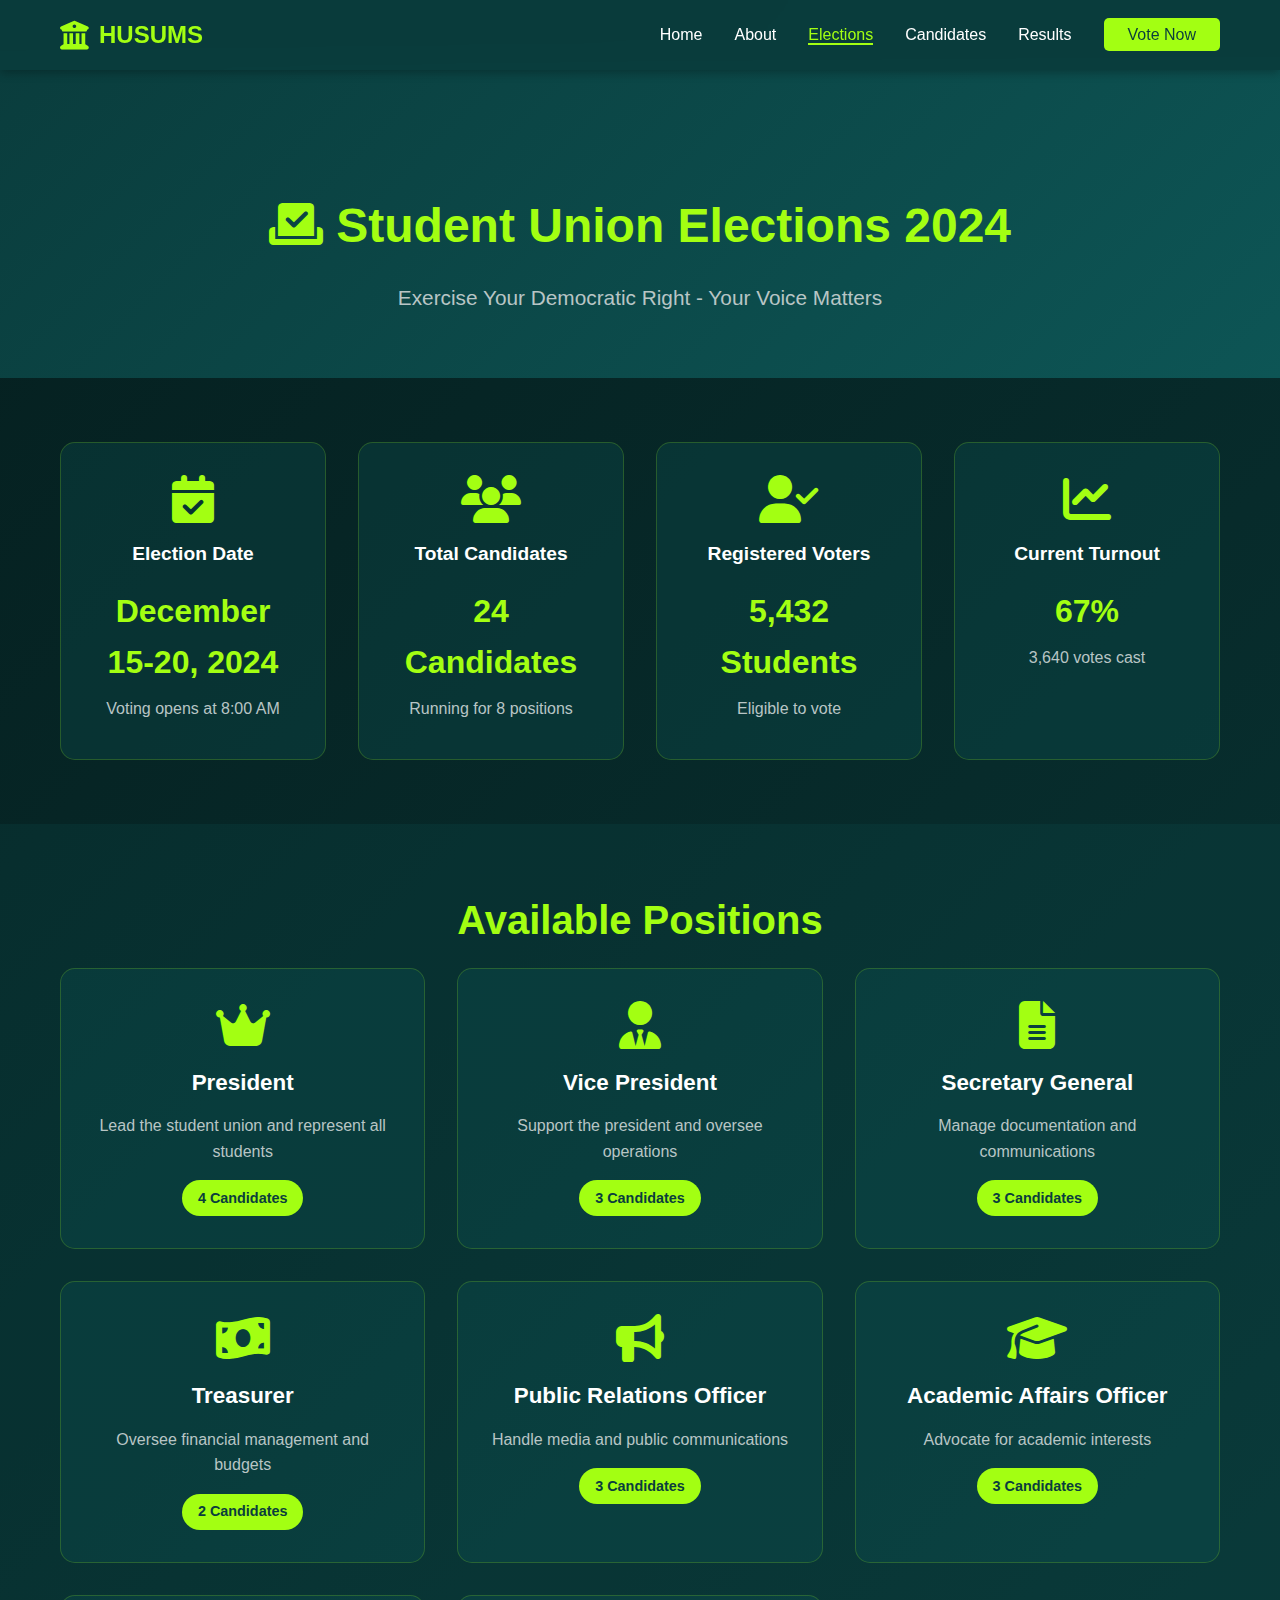
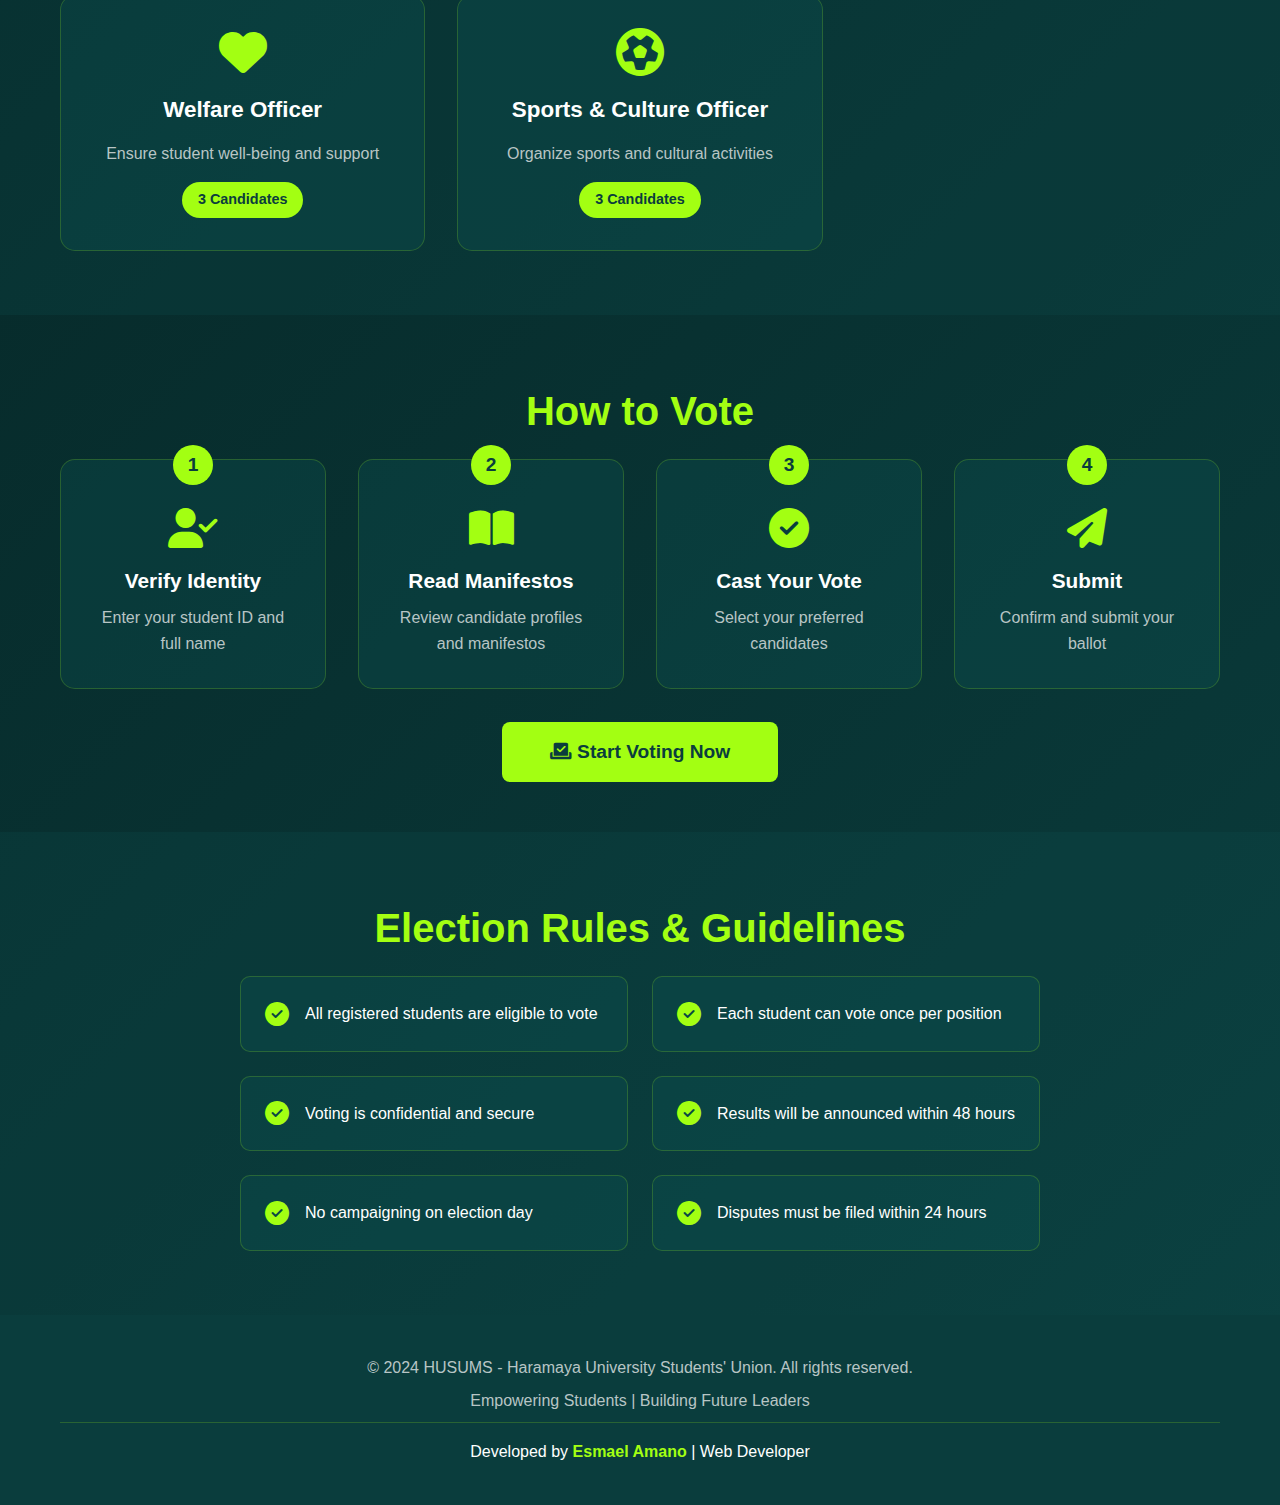
<file: elections/index.html>
<!DOCTYPE html>
<html lang="en">
<head>
    <meta charset="UTF-8">
    <meta name="viewport" content="width=device-width, initial-scale=1.0">
    <title>Elections - HUSUMS Voting</title>
    <link rel="stylesheet" href="../styles.css">
    <link rel="stylesheet" href="elections.css">
    <link rel="stylesheet" href="https://cdnjs.cloudflare.com/ajax/libs/font-awesome/6.4.0/css/all.min.css">
</head>
<body>
    <!-- Navigation -->
    <nav class="navbar">
        <div class="container">
            <div class="nav-brand">
                <i class="fas fa-university"></i>
                <span>HUSUMS</span>
            </div>
            <button class="nav-toggle" id="navToggle">
                <span></span>
                <span></span>
                <span></span>
            </button>
            <ul class="nav-menu" id="navMenu">
                <li><a href="../index.html">Home</a></li>
                <li><a href="../index.html#about">About</a></li>
                <li><a href="index.html" class="active">Elections</a></li>
                <li><a href="candidates.html">Candidates</a></li>
                <li><a href="results.html">Results</a></li>
                <li><a href="vote.html" class="btn-login">Vote Now</a></li>
            </ul>
        </div>
    </nav>

    <!-- Election Header -->
    <section class="election-header">
        <div class="container">
            <h1><i class="fas fa-vote-yea"></i> Student Union Elections 2024</h1>
            <p>Exercise Your Democratic Right - Your Voice Matters</p>
        </div>
    </section>

    <!-- Election Info -->
    <section class="election-info-section">
        <div class="container">
            <div class="info-grid">
                <div class="info-card">
                    <i class="fas fa-calendar-check"></i>
                    <h3>Election Date</h3>
                    <p class="highlight">December 15-20, 2024</p>
                    <p>Voting opens at 8:00 AM</p>
                </div>
                <div class="info-card">
                    <i class="fas fa-users"></i>
                    <h3>Total Candidates</h3>
                    <p class="highlight">24 Candidates</p>
                    <p>Running for 8 positions</p>
                </div>
                <div class="info-card">
                    <i class="fas fa-user-check"></i>
                    <h3>Registered Voters</h3>
                    <p class="highlight">5,432 Students</p>
                    <p>Eligible to vote</p>
                </div>
                <div class="info-card">
                    <i class="fas fa-chart-line"></i>
                    <h3>Current Turnout</h3>
                    <p class="highlight">67%</p>
                    <p>3,640 votes cast</p>
                </div>
            </div>
        </div>
    </section>

    <!-- Positions -->
    <section class="positions-section">
        <div class="container">
            <h2 class="section-title">Available Positions</h2>
            <div class="positions-grid">
                <div class="position-card">
                    <i class="fas fa-crown"></i>
                    <h3>President</h3>
                    <p>Lead the student union and represent all students</p>
                    <span class="candidates-count">4 Candidates</span>
                </div>
                <div class="position-card">
                    <i class="fas fa-user-tie"></i>
                    <h3>Vice President</h3>
                    <p>Support the president and oversee operations</p>
                    <span class="candidates-count">3 Candidates</span>
                </div>
                <div class="position-card">
                    <i class="fas fa-file-alt"></i>
                    <h3>Secretary General</h3>
                    <p>Manage documentation and communications</p>
                    <span class="candidates-count">3 Candidates</span>
                </div>
                <div class="position-card">
                    <i class="fas fa-money-bill-wave"></i>
                    <h3>Treasurer</h3>
                    <p>Oversee financial management and budgets</p>
                    <span class="candidates-count">2 Candidates</span>
                </div>
                <div class="position-card">
                    <i class="fas fa-bullhorn"></i>
                    <h3>Public Relations Officer</h3>
                    <p>Handle media and public communications</p>
                    <span class="candidates-count">3 Candidates</span>
                </div>
                <div class="position-card">
                    <i class="fas fa-graduation-cap"></i>
                    <h3>Academic Affairs Officer</h3>
                    <p>Advocate for academic interests</p>
                    <span class="candidates-count">3 Candidates</span>
                </div>
                <div class="position-card">
                    <i class="fas fa-heart"></i>
                    <h3>Welfare Officer</h3>
                    <p>Ensure student well-being and support</p>
                    <span class="candidates-count">3 Candidates</span>
                </div>
                <div class="position-card">
                    <i class="fas fa-futbol"></i>
                    <h3>Sports & Culture Officer</h3>
                    <p>Organize sports and cultural activities</p>
                    <span class="candidates-count">3 Candidates</span>
                </div>
            </div>
        </div>
    </section>

    <!-- How to Vote -->
    <section class="how-to-vote">
        <div class="container">
            <h2 class="section-title">How to Vote</h2>
            <div class="steps-grid">
                <div class="step-card">
                    <div class="step-number">1</div>
                    <i class="fas fa-user-check"></i>
                    <h3>Verify Identity</h3>
                    <p>Enter your student ID and full name</p>
                </div>
                <div class="step-card">
                    <div class="step-number">2</div>
                    <i class="fas fa-book-open"></i>
                    <h3>Read Manifestos</h3>
                    <p>Review candidate profiles and manifestos</p>
                </div>
                <div class="step-card">
                    <div class="step-number">3</div>
                    <i class="fas fa-check-circle"></i>
                    <h3>Cast Your Vote</h3>
                    <p>Select your preferred candidates</p>
                </div>
                <div class="step-card">
                    <div class="step-number">4</div>
                    <i class="fas fa-paper-plane"></i>
                    <h3>Submit</h3>
                    <p>Confirm and submit your ballot</p>
                </div>
            </div>
            <div class="vote-button-container">
                <a href="vote.html" class="btn btn-primary btn-large">
                    <i class="fas fa-vote-yea"></i> Start Voting Now
                </a>
            </div>
        </div>
    </section>

    <!-- Election Rules -->
    <section class="rules-section">
        <div class="container">
            <h2 class="section-title">Election Rules & Guidelines</h2>
            <div class="rules-content">
                <div class="rule-item">
                    <i class="fas fa-check-circle"></i>
                    <p>All registered students are eligible to vote</p>
                </div>
                <div class="rule-item">
                    <i class="fas fa-check-circle"></i>
                    <p>Each student can vote once per position</p>
                </div>
                <div class="rule-item">
                    <i class="fas fa-check-circle"></i>
                    <p>Voting is confidential and secure</p>
                </div>
                <div class="rule-item">
                    <i class="fas fa-check-circle"></i>
                    <p>Results will be announced within 48 hours</p>
                </div>
                <div class="rule-item">
                    <i class="fas fa-check-circle"></i>
                    <p>No campaigning on election day</p>
                </div>
                <div class="rule-item">
                    <i class="fas fa-check-circle"></i>
                    <p>Disputes must be filed within 24 hours</p>
                </div>
            </div>
        </div>
    </section>

    <!-- Footer -->
    <footer class="footer">
        <div class="container">
            <p>&copy; 2024 HUSUMS - Haramaya University Students' Union. All rights reserved.</p>
            <p>Empowering Students | Building Future Leaders</p>
            <p class="developer-credit">Developed by <strong>Esmael Amano</strong> | Web Developer</p>
        </div>
    </footer>

    <script src="../script.js"></script>
</body>
</html>
</file>
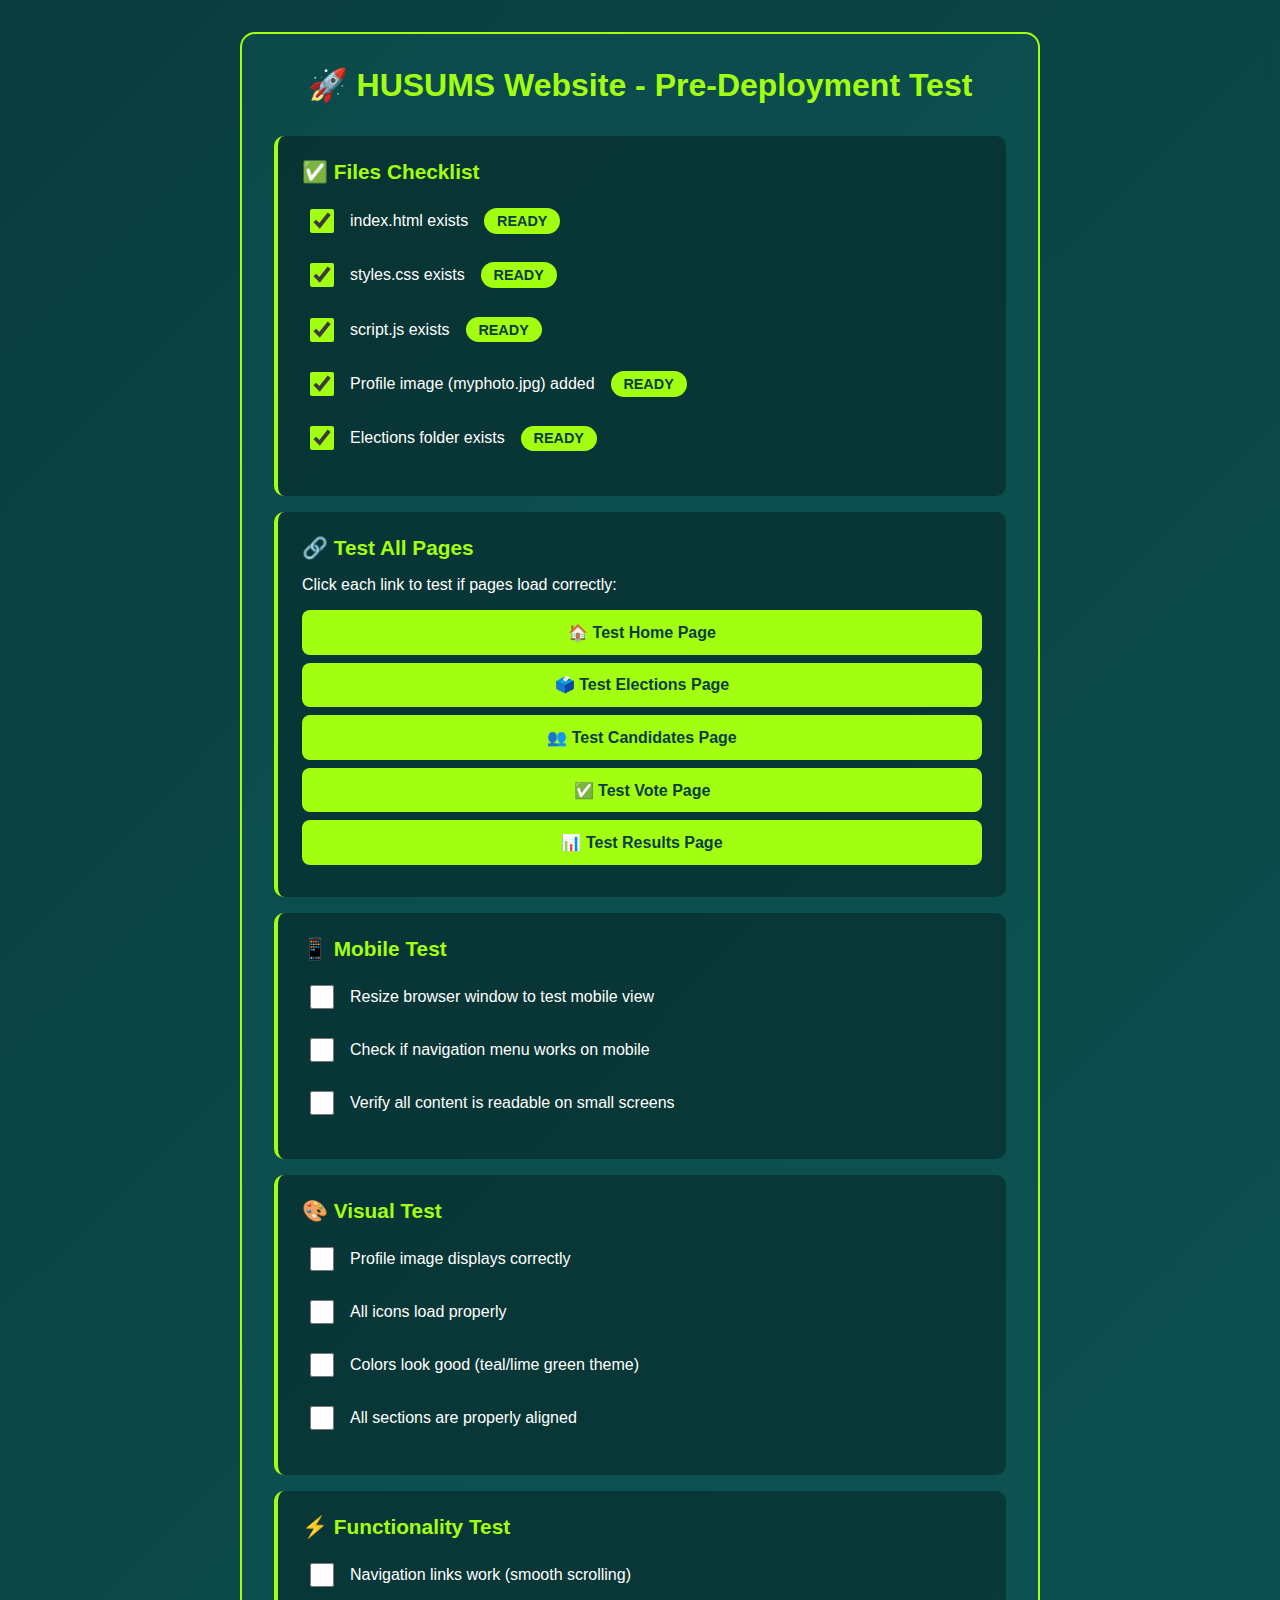
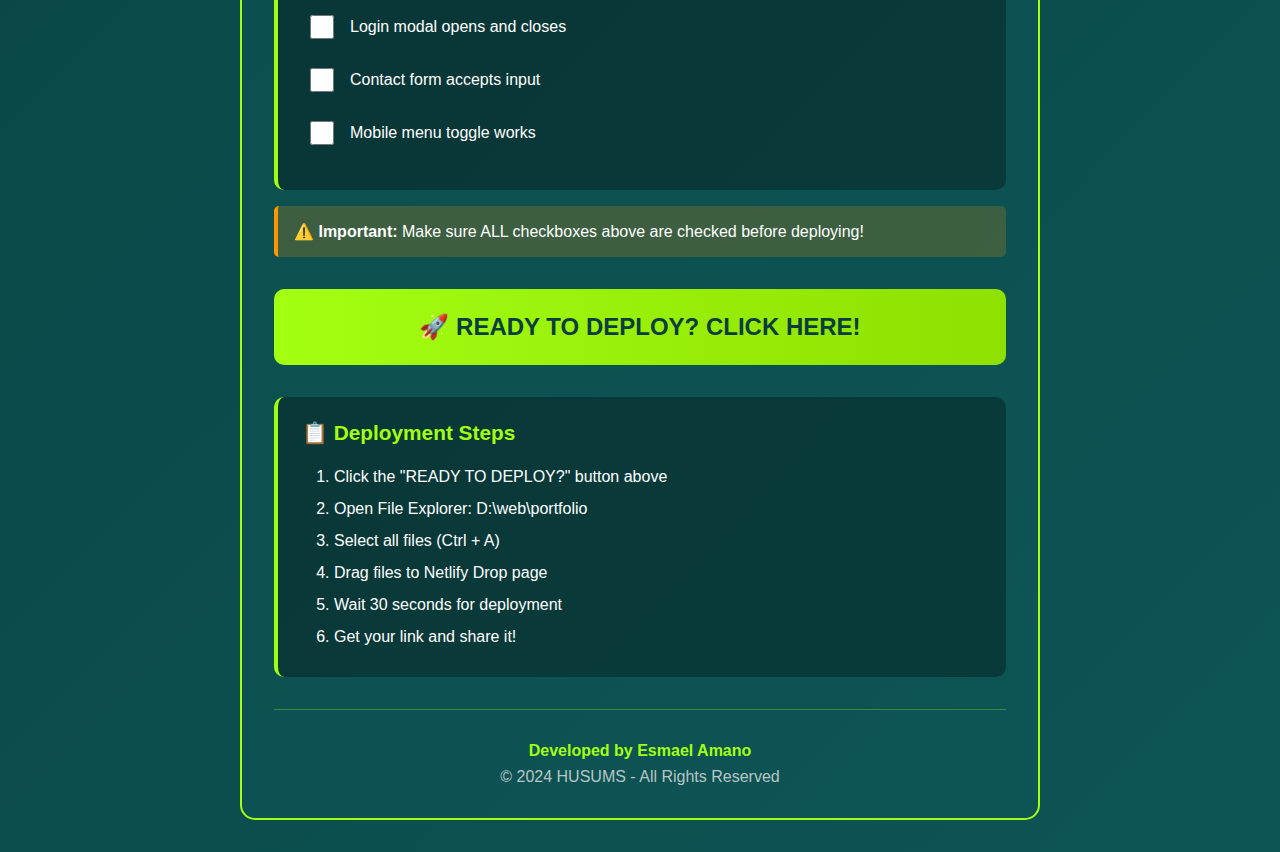
<file: TEST-BEFORE-DEPLOY.html>
<!DOCTYPE html>
<html lang="en">
<head>
    <meta charset="UTF-8">
    <meta name="viewport" content="width=device-width, initial-scale=1.0">
    <title>Pre-Deployment Test - HUSUMS</title>
    <style>
        * {
            margin: 0;
            padding: 0;
            box-sizing: border-box;
        }
        body {
            font-family: 'Segoe UI', Tahoma, Geneva, Verdana, sans-serif;
            background: linear-gradient(135deg, #0a3d3d 0%, #0d5555 100%);
            color: white;
            padding: 2rem;
        }
        .container {
            max-width: 800px;
            margin: 0 auto;
            background: rgba(13, 85, 85, 0.5);
            padding: 2rem;
            border-radius: 15px;
            border: 2px solid #a3ff12;
        }
        h1 {
            color: #a3ff12;
            text-align: center;
            margin-bottom: 2rem;
        }
        .test-section {
            background: rgba(0, 0, 0, 0.3);
            padding: 1.5rem;
            margin: 1rem 0;
            border-radius: 10px;
            border-left: 4px solid #a3ff12;
        }
        .test-section h2 {
            color: #a3ff12;
            margin-bottom: 1rem;
            font-size: 1.3rem;
        }
        .test-item {
            display: flex;
            align-items: center;
            gap: 1rem;
            margin: 0.8rem 0;
            padding: 0.5rem;
        }
        .checkbox {
            width: 24px;
            height: 24px;
            accent-color: #a3ff12;
        }
        .link-test {
            display: block;
            background: #a3ff12;
            color: #0a3d3d;
            padding: 0.8rem 1.5rem;
            text-decoration: none;
            border-radius: 8px;
            margin: 0.5rem 0;
            font-weight: bold;
            text-align: center;
            transition: all 0.3s;
        }
        .link-test:hover {
            transform: translateY(-2px);
            box-shadow: 0 5px 15px rgba(163, 255, 18, 0.4);
        }
        .status {
            display: inline-block;
            padding: 0.3rem 0.8rem;
            border-radius: 15px;
            font-size: 0.9rem;
            font-weight: bold;
        }
        .status.ready {
            background: #a3ff12;
            color: #0a3d3d;
        }
        .status.pending {
            background: #ff9800;
            color: white;
        }
        .deploy-button {
            display: block;
            background: linear-gradient(90deg, #a3ff12, #8ee000);
            color: #0a3d3d;
            padding: 1.5rem;
            text-align: center;
            font-size: 1.5rem;
            font-weight: bold;
            border-radius: 10px;
            margin: 2rem 0;
            text-decoration: none;
            transition: all 0.3s;
        }
        .deploy-button:hover {
            transform: scale(1.05);
            box-shadow: 0 10px 30px rgba(163, 255, 18, 0.5);
        }
        .note {
            background: rgba(255, 152, 0, 0.2);
            border-left: 4px solid #ff9800;
            padding: 1rem;
            margin: 1rem 0;
            border-radius: 5px;
        }
    </style>
</head>
<body>
    <div class="container">
        <h1>🚀 HUSUMS Website - Pre-Deployment Test</h1>
        
        <div class="test-section">
            <h2>✅ Files Checklist</h2>
            <div class="test-item">
                <input type="checkbox" class="checkbox" id="check1" checked>
                <label for="check1">index.html exists</label>
                <span class="status ready">READY</span>
            </div>
            <div class="test-item">
                <input type="checkbox" class="checkbox" id="check2" checked>
                <label for="check2">styles.css exists</label>
                <span class="status ready">READY</span>
            </div>
            <div class="test-item">
                <input type="checkbox" class="checkbox" id="check3" checked>
                <label for="check3">script.js exists</label>
                <span class="status ready">READY</span>
            </div>
            <div class="test-item">
                <input type="checkbox" class="checkbox" id="check4" checked>
                <label for="check4">Profile image (myphoto.jpg) added</label>
                <span class="status ready">READY</span>
            </div>
            <div class="test-item">
                <input type="checkbox" class="checkbox" id="check5" checked>
                <label for="check5">Elections folder exists</label>
                <span class="status ready">READY</span>
            </div>
        </div>

        <div class="test-section">
            <h2>🔗 Test All Pages</h2>
            <p style="margin-bottom: 1rem;">Click each link to test if pages load correctly:</p>
            
            <a href="index.html" class="link-test" target="_blank">
                🏠 Test Home Page
            </a>
            <a href="elections/index.html" class="link-test" target="_blank">
                🗳️ Test Elections Page
            </a>
            <a href="elections/candidates.html" class="link-test" target="_blank">
                👥 Test Candidates Page
            </a>
            <a href="elections/vote.html" class="link-test" target="_blank">
                ✅ Test Vote Page
            </a>
            <a href="elections/results.html" class="link-test" target="_blank">
                📊 Test Results Page
            </a>
        </div>

        <div class="test-section">
            <h2>📱 Mobile Test</h2>
            <div class="test-item">
                <input type="checkbox" class="checkbox" id="mobile1">
                <label for="mobile1">Resize browser window to test mobile view</label>
            </div>
            <div class="test-item">
                <input type="checkbox" class="checkbox" id="mobile2">
                <label for="mobile2">Check if navigation menu works on mobile</label>
            </div>
            <div class="test-item">
                <input type="checkbox" class="checkbox" id="mobile3">
                <label for="mobile3">Verify all content is readable on small screens</label>
            </div>
        </div>

        <div class="test-section">
            <h2>🎨 Visual Test</h2>
            <div class="test-item">
                <input type="checkbox" class="checkbox" id="visual1">
                <label for="visual1">Profile image displays correctly</label>
            </div>
            <div class="test-item">
                <input type="checkbox" class="checkbox" id="visual2">
                <label for="visual2">All icons load properly</label>
            </div>
            <div class="test-item">
                <input type="checkbox" class="checkbox" id="visual3">
                <label for="visual3">Colors look good (teal/lime green theme)</label>
            </div>
            <div class="test-item">
                <input type="checkbox" class="checkbox" id="visual4">
                <label for="visual4">All sections are properly aligned</label>
            </div>
        </div>

        <div class="test-section">
            <h2>⚡ Functionality Test</h2>
            <div class="test-item">
                <input type="checkbox" class="checkbox" id="func1">
                <label for="func1">Navigation links work (smooth scrolling)</label>
            </div>
            <div class="test-item">
                <input type="checkbox" class="checkbox" id="func2">
                <label for="func2">Login modal opens and closes</label>
            </div>
            <div class="test-item">
                <input type="checkbox" class="checkbox" id="func3">
                <label for="func3">Contact form accepts input</label>
            </div>
            <div class="test-item">
                <input type="checkbox" class="checkbox" id="func4">
                <label for="func4">Mobile menu toggle works</label>
            </div>
        </div>

        <div class="note">
            <strong>⚠️ Important:</strong> Make sure ALL checkboxes above are checked before deploying!
        </div>

        <a href="https://app.netlify.com/drop" class="deploy-button" target="_blank">
            🚀 READY TO DEPLOY? CLICK HERE!
        </a>

        <div class="test-section">
            <h2>📋 Deployment Steps</h2>
            <ol style="line-height: 2; padding-left: 2rem;">
                <li>Click the "READY TO DEPLOY?" button above</li>
                <li>Open File Explorer: D:\web\portfolio</li>
                <li>Select all files (Ctrl + A)</li>
                <li>Drag files to Netlify Drop page</li>
                <li>Wait 30 seconds for deployment</li>
                <li>Get your link and share it!</li>
            </ol>
        </div>

        <div style="text-align: center; margin-top: 2rem; padding-top: 2rem; border-top: 1px solid rgba(163, 255, 18, 0.3);">
            <p style="color: #a3ff12; font-weight: bold;">Developed by Esmael Amano</p>
            <p style="color: #b8c5c5; margin-top: 0.5rem;">© 2024 HUSUMS - All Rights Reserved</p>
        </div>
    </div>

    <script>
        // Auto-save checkbox states
        document.querySelectorAll('.checkbox').forEach(checkbox => {
            checkbox.addEventListener('change', function() {
                localStorage.setItem(this.id, this.checked);
            });
            
            // Load saved state
            const saved = localStorage.getItem(checkbox.id);
            if (saved === 'true') {
                checkbox.checked = true;
            }
        });

        // Check if all tests are complete
        function checkAllTests() {
            const allChecked = Array.from(document.querySelectorAll('.checkbox'))
                .every(cb => cb.checked);
            
            const deployBtn = document.querySelector('.deploy-button');
            if (allChecked) {
                deployBtn.style.animation = 'pulse 2s infinite';
            }
        }

        document.querySelectorAll('.checkbox').forEach(cb => {
            cb.addEventListener('change', checkAllTests);
        });

        // Add pulse animation
        const style = document.createElement('style');
        style.textContent = `
            @keyframes pulse {
                0%, 100% { transform: scale(1); }
                50% { transform: scale(1.05); }
            }
        `;
        document.head.appendChild(style);
    </script>
</body>
</html>
</file>
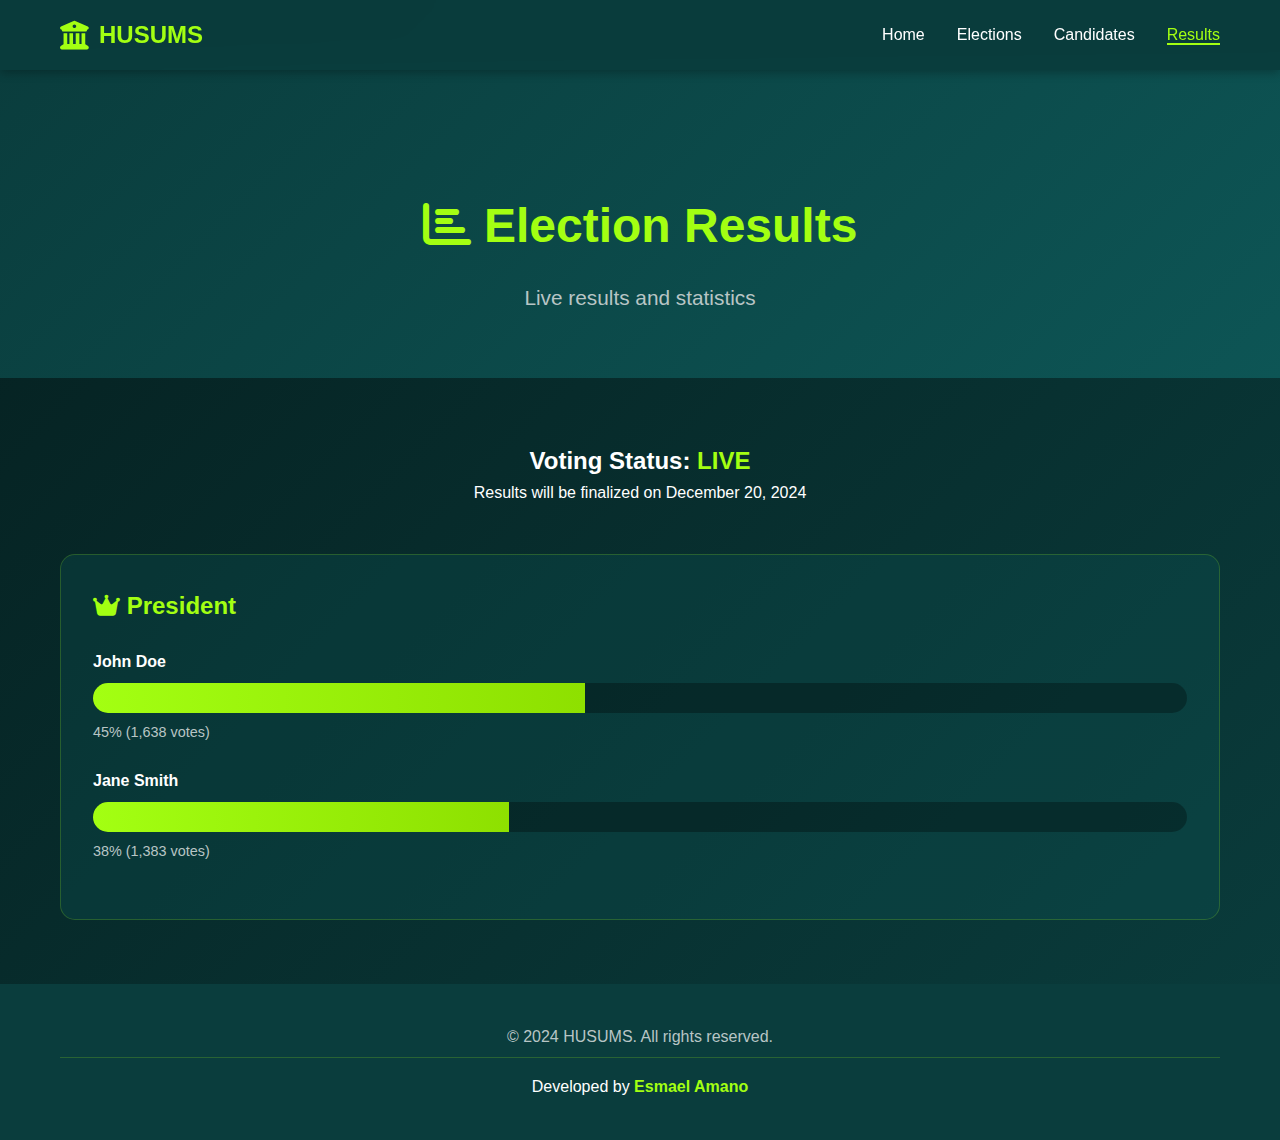
<file: elections/results.html>
<!DOCTYPE html>
<html lang="en">
<head>
    <meta charset="UTF-8">
    <meta name="viewport" content="width=device-width, initial-scale=1.0">
    <title>Results - HUSUMS Elections</title>
    <link rel="stylesheet" href="../styles.css">
    <link rel="stylesheet" href="elections.css">
    <link rel="stylesheet" href="https://cdnjs.cloudflare.com/ajax/libs/font-awesome/6.4.0/css/all.min.css">
</head>
<body>
    <nav class="navbar">
        <div class="container">
            <div class="nav-brand">
                <i class="fas fa-university"></i>
                <span>HUSUMS</span>
            </div>
            <button class="nav-toggle" id="navToggle">
                <span></span>
                <span></span>
                <span></span>
            </button>
            <ul class="nav-menu" id="navMenu">
                <li><a href="../index.html">Home</a></li>
                <li><a href="index.html">Elections</a></li>
                <li><a href="candidates.html">Candidates</a></li>
                <li><a href="results.html" class="active">Results</a></li>
            </ul>
        </div>
    </nav>

    <section class="election-header">
        <div class="container">
            <h1><i class="fas fa-chart-bar"></i> Election Results</h1>
            <p>Live results and statistics</p>
        </div>
    </section>

    <section class="results-section">
        <div class="container">
            <div class="results-status">
                <h2>Voting Status: <span class="status-live">LIVE</span></h2>
                <p>Results will be finalized on December 20, 2024</p>
            </div>

            <div class="results-grid">
                <div class="result-card">
                    <h3><i class="fas fa-crown"></i> President</h3>
                    <div class="result-item">
                        <div class="candidate-name">John Doe</div>
                        <div class="vote-bar">
                            <div class="vote-fill" style="width: 45%"></div>
                        </div>
                        <div class="vote-count">45% (1,638 votes)</div>
                    </div>
                    <div class="result-item">
                        <div class="candidate-name">Jane Smith</div>
                        <div class="vote-bar">
                            <div class="vote-fill" style="width: 38%"></div>
                        </div>
                        <div class="vote-count">38% (1,383 votes)</div>
                    </div>
                </div>
            </div>
        </div>
    </section>

    <footer class="footer">
        <div class="container">
            <p>&copy; 2024 HUSUMS. All rights reserved.</p>
            <p class="developer-credit">Developed by <strong>Esmael Amano</strong></p>
        </div>
    </footer>

    <script src="../script.js"></script>
</body>
</html>
</file>
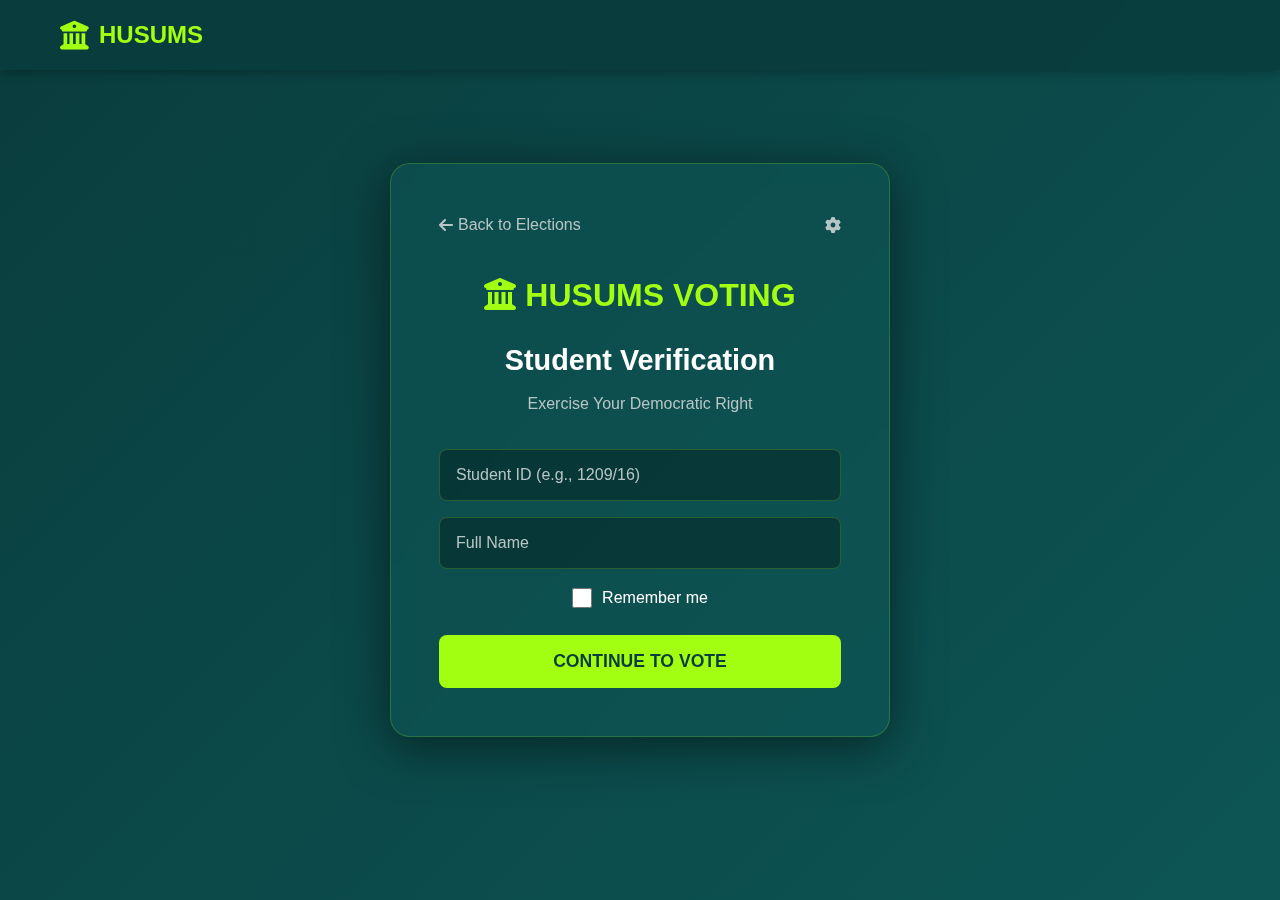
<file: elections/vote.html>
<!DOCTYPE html>
<html lang="en">
<head>
    <meta charset="UTF-8">
    <meta name="viewport" content="width=device-width, initial-scale=1.0">
    <title>Vote Now - HUSUMS Elections</title>
    <link rel="stylesheet" href="../styles.css">
    <link rel="stylesheet" href="elections.css">
    <link rel="stylesheet" href="https://cdnjs.cloudflare.com/ajax/libs/font-awesome/6.4.0/css/all.min.css">
</head>
<body>
    <nav class="navbar">
        <div class="container">
            <div class="nav-brand">
                <i class="fas fa-university"></i>
                <span>HUSUMS</span>
            </div>
        </div>
    </nav>

    <section class="vote-section">
        <div class="container">
            <div class="vote-container">
                <div class="vote-header">
                    <a href="index.html" class="back-link">
                        <i class="fas fa-arrow-left"></i> Back to Elections
                    </a>
                    <i class="fas fa-cog settings-icon"></i>
                </div>

                <div class="vote-content">
                    <h1><i class="fas fa-university"></i> HUSUMS VOTING</h1>
                    <h2>Student Verification</h2>
                    <p class="vote-subtitle">Exercise Your Democratic Right</p>

                    <form id="verificationForm" class="verification-form">
                        <input type="text" id="studentId" placeholder="Student ID (e.g., 1209/16)" required>
                        <input type="text" id="fullName" placeholder="Full Name" required>
                        <label class="remember-me">
                            <input type="checkbox" id="rememberMe">
                            <span>Remember me</span>
                        </label>
                        <button type="submit" class="btn btn-vote">CONTINUE TO VOTE</button>
                    </form>
                </div>
            </div>
        </div>
    </section>

    <script src="elections.js"></script>
</body>
</html>
</file>
<file: styles.css>
/* Root Variables - Dark Teal Theme */
:root {
    --primary-dark: #0a3d3d;
    --primary: #0d5555;
    --primary-light: #106666;
    --accent: #a3ff12;
    --accent-hover: #8ee000;
    --text-light: #ffffff;
    --text-muted: #b8c5c5;
    --bg-dark: #051f1f;
    --bg-overlay: rgba(5, 31, 31, 0.85);
    --card-bg: rgba(13, 85, 85, 0.3);
    --border: rgba(163, 255, 18, 0.2);
}

/* Reset */
* {
    margin: 0;
    padding: 0;
    box-sizing: border-box;
}

body {
    font-family: 'Segoe UI', Tahoma, Geneva, Verdana, sans-serif;
    background: linear-gradient(135deg, var(--bg-dark) 0%, var(--primary-dark) 100%);
    color: var(--text-light);
    line-height: 1.6;
    overflow-x: hidden;
}

.container {
    max-width: 1200px;
    margin: 0 auto;
    padding: 0 20px;
}

/* Navigation */
.navbar {
    background: rgba(10, 61, 61, 0.95);
    backdrop-filter: blur(10px);
    padding: 1rem 0;
    position: fixed;
    width: 100%;
    top: 0;
    z-index: 1000;
    box-shadow: 0 2px 10px rgba(0, 0, 0, 0.3);
}

.navbar .container {
    display: flex;
    justify-content: space-between;
    align-items: center;
}

.nav-brand {
    display: flex;
    align-items: center;
    gap: 10px;
    font-size: 1.5rem;
    font-weight: bold;
    color: var(--accent);
}

.nav-brand i {
    font-size: 1.8rem;
}

.nav-menu {
    display: flex;
    list-style: none;
    gap: 2rem;
    align-items: center;
}

.nav-menu a {
    color: var(--text-light);
    text-decoration: none;
    transition: color 0.3s;
    font-weight: 500;
}

.nav-menu a:hover {
    color: var(--accent);
}

.btn-login {
    background: var(--accent);
    color: var(--primary-dark) !important;
    padding: 0.5rem 1.5rem;
    border-radius: 5px;
    font-weight: bold;
}

.btn-login:hover {
    background: var(--accent-hover);
}

.nav-toggle {
    display: none;
    flex-direction: column;
    gap: 5px;
    background: none;
    border: none;
    cursor: pointer;
}

.nav-toggle span {
    width: 25px;
    height: 3px;
    background: var(--accent);
    border-radius: 2px;
}

/* Hero Section */
.hero {
    min-height: 100vh;
    display: flex;
    align-items: center;
    justify-content: center;
    position: relative;
    background: linear-gradient(135deg, var(--primary-dark) 0%, var(--primary) 50%, var(--primary-light) 100%);
    margin-top: 60px;
    overflow: hidden;
}

.hero::before {
    content: '';
    position: absolute;
    top: 0;
    left: 0;
    right: 0;
    bottom: 0;
    background: url('data:image/svg+xml,<svg xmlns="http://www.w3.org/2000/svg" viewBox="0 0 1200 600"><path d="M0,300 Q300,100 600,300 T1200,300 L1200,600 L0,600 Z" fill="rgba(163,255,18,0.05)"/></svg>');
    background-size: cover;
}

.hero-overlay {
    position: absolute;
    top: 0;
    left: 0;
    right: 0;
    bottom: 0;
    background: radial-gradient(circle at center, transparent 0%, var(--bg-overlay) 100%);
}

.hero-content {
    position: relative;
    z-index: 1;
    text-align: center;
}

.profile-image {
    margin-bottom: 2rem;
    animation: fadeInDown 1s ease;
}

.profile-image img {
    width: 180px;
    height: 180px;
    border-radius: 50%;
    border: 5px solid var(--accent);
    box-shadow: 0 0 30px rgba(163, 255, 18, 0.5);
    object-fit: cover;
    transition: transform 0.3s ease;
}

.profile-image img:hover {
    transform: scale(1.05);
}

@keyframes fadeInDown {
    from {
        opacity: 0;
        transform: translateY(-30px);
    }
    to {
        opacity: 1;
        transform: translateY(0);
    }
}

.hero-title {
    font-size: 3rem;
    margin-bottom: 1rem;
    color: var(--accent);
    text-shadow: 0 0 20px rgba(163, 255, 18, 0.5);
}

.hero-title i {
    margin-right: 15px;
}

.hero-subtitle {
    font-size: 2.5rem;
    margin-bottom: 1rem;
    font-weight: 600;
}

.hero-tagline {
    font-size: 1.3rem;
    color: var(--text-muted);
    margin-bottom: 2rem;
}

.hero-buttons {
    display: flex;
    gap: 1rem;
    justify-content: center;
    flex-wrap: wrap;
}

.btn {
    padding: 1rem 2rem;
    border-radius: 8px;
    text-decoration: none;
    font-weight: bold;
    transition: all 0.3s;
    border: none;
    cursor: pointer;
    font-size: 1rem;
}

.btn-primary {
    background: var(--accent);
    color: var(--primary-dark);
}

.btn-primary:hover {
    background: var(--accent-hover);
    transform: translateY(-3px);
    box-shadow: 0 5px 20px rgba(163, 255, 18, 0.4);
}

.btn-secondary {
    background: transparent;
    color: var(--text-light);
    border: 2px solid var(--accent);
}

.btn-secondary:hover {
    background: var(--accent);
    color: var(--primary-dark);
}

/* Modal */
.modal {
    display: none;
    position: fixed;
    z-index: 2000;
    left: 0;
    top: 0;
    width: 100%;
    height: 100%;
    background: rgba(0, 0, 0, 0.8);
    backdrop-filter: blur(5px);
}

.modal.active {
    display: flex;
    align-items: center;
    justify-content: center;
}

.modal-content {
    background: var(--primary);
    padding: 2rem;
    border-radius: 15px;
    max-width: 500px;
    width: 90%;
    position: relative;
    box-shadow: 0 10px 50px rgba(0, 0, 0, 0.5);
}

.close {
    position: absolute;
    right: 20px;
    top: 15px;
    font-size: 2rem;
    color: var(--text-muted);
    cursor: pointer;
}

.close:hover {
    color: var(--accent);
}

.login-box {
    text-align: center;
}

.login-header {
    display: flex;
    justify-content: space-between;
    align-items: center;
    margin-bottom: 1.5rem;
}

.back-link {
    color: var(--text-muted);
    text-decoration: none;
    display: flex;
    align-items: center;
    gap: 5px;
}

.back-link:hover {
    color: var(--accent);
}

.settings-icon {
    color: var(--text-muted);
    cursor: pointer;
}

.settings-icon:hover {
    color: var(--accent);
}

.login-box h2 {
    color: var(--accent);
    margin-bottom: 0.5rem;
    font-size: 1.8rem;
}

.login-box h3 {
    font-size: 1.5rem;
    margin-bottom: 0.5rem;
}

.login-subtitle {
    color: var(--text-muted);
    margin-bottom: 2rem;
}

.login-form input[type="text"] {
    width: 100%;
    padding: 1rem;
    margin-bottom: 1rem;
    background: rgba(0, 0, 0, 0.3);
    border: 1px solid var(--border);
    border-radius: 8px;
    color: var(--text-light);
    font-size: 1rem;
}

.login-form input[type="text"]::placeholder {
    color: var(--text-muted);
}

.remember-me {
    display: flex;
    align-items: center;
    gap: 10px;
    margin-bottom: 1.5rem;
    cursor: pointer;
    justify-content: center;
}

.remember-me input[type="checkbox"] {
    width: 20px;
    height: 20px;
    accent-color: var(--accent);
}

.btn-vote {
    width: 100%;
    padding: 1rem;
    background: var(--accent);
    color: var(--primary-dark);
    border: none;
    border-radius: 8px;
    font-size: 1.1rem;
    font-weight: bold;
    cursor: pointer;
    transition: all 0.3s;
}

.btn-vote:hover {
    background: var(--accent-hover);
    transform: translateY(-2px);
}

/* Sections */
section {
    padding: 5rem 0;
}

.section-title {
    text-align: center;
    font-size: 2.5rem;
    margin-bottom: 1rem;
    color: var(--accent);
}

.section-intro {
    text-align: center;
    max-width: 800px;
    margin: 0 auto 3rem;
    color: var(--text-muted);
    font-size: 1.1rem;
}

/* About Section */
.about {
    background: rgba(13, 85, 85, 0.2);
}

.about-grid {
    display: grid;
    grid-template-columns: repeat(auto-fit, minmax(300px, 1fr));
    gap: 2rem;
    margin-top: 2rem;
}

.about-card {
    background: var(--card-bg);
    padding: 2rem;
    border-radius: 15px;
    border: 1px solid var(--border);
    text-align: center;
    transition: transform 0.3s;
}

.about-card:hover {
    transform: translateY(-10px);
    border-color: var(--accent);
}

.about-card i {
    font-size: 3rem;
    color: var(--accent);
    margin-bottom: 1rem;
}

.about-card h3 {
    font-size: 1.5rem;
    margin-bottom: 1rem;
}

/* Objectives Section */
.objectives-grid {
    display: grid;
    grid-template-columns: repeat(auto-fit, minmax(250px, 1fr));
    gap: 2rem;
}

.objective-card {
    background: var(--card-bg);
    padding: 2rem;
    border-radius: 15px;
    border: 1px solid var(--border);
    text-align: center;
    transition: all 0.3s;
}

.objective-card:hover {
    transform: translateY(-10px);
    border-color: var(--accent);
    box-shadow: 0 10px 30px rgba(163, 255, 18, 0.2);
}

.objective-card i {
    font-size: 2.5rem;
    color: var(--accent);
    margin-bottom: 1rem;
}

.objective-card h3 {
    font-size: 1.2rem;
    margin-bottom: 0.5rem;
}

.objective-card p {
    color: var(--text-muted);
}

/* Structure Section */
.structure {
    background: rgba(13, 85, 85, 0.2);
}

.structure-grid {
    display: grid;
    grid-template-columns: repeat(auto-fit, minmax(300px, 1fr));
    gap: 2rem;
}

.structure-column {
    background: var(--card-bg);
    padding: 2rem;
    border-radius: 15px;
    border: 1px solid var(--border);
}

.structure-column h3 {
    color: var(--accent);
    margin-bottom: 1rem;
    font-size: 1.5rem;
}

.structure-column ul {
    list-style: none;
}

.structure-column li {
    padding: 0.5rem 0;
    color: var(--text-muted);
    display: flex;
    align-items: center;
    gap: 10px;
}

.structure-column li i {
    color: var(--accent);
}

/* Elections Section */
.election-info {
    display: grid;
    grid-template-columns: repeat(auto-fit, minmax(250px, 1fr));
    gap: 2rem;
    margin-bottom: 3rem;
}

.election-card {
    background: var(--card-bg);
    padding: 2rem;
    border-radius: 15px;
    border: 1px solid var(--border);
    text-align: center;
}

.election-card i {
    font-size: 3rem;
    color: var(--accent);
    margin-bottom: 1rem;
}

.election-card h3 {
    margin-bottom: 0.5rem;
}

.election-card p {
    color: var(--text-muted);
}

.vote-cta {
    background: var(--card-bg);
    padding: 3rem;
    border-radius: 15px;
    border: 2px solid var(--accent);
    text-align: center;
}

.vote-cta h3 {
    font-size: 2rem;
    margin-bottom: 1rem;
}

.vote-cta p {
    color: var(--text-muted);
    margin-bottom: 2rem;
    max-width: 600px;
    margin-left: auto;
    margin-right: auto;
}

.btn-large {
    padding: 1.2rem 3rem;
    font-size: 1.2rem;
}

/* Contact Section */
.contact {
    background: rgba(13, 85, 85, 0.2);
}

.contact-grid {
    display: grid;
    grid-template-columns: repeat(auto-fit, minmax(300px, 1fr));
    gap: 3rem;
}

.contact-info h3 {
    color: var(--accent);
    margin-bottom: 1rem;
}

.contact-item {
    display: flex;
    align-items: center;
    gap: 15px;
    margin: 1rem 0;
    color: var(--text-muted);
}

.contact-item i {
    color: var(--accent);
    font-size: 1.5rem;
}

.social-links {
    display: flex;
    gap: 1rem;
    margin-top: 2rem;
}

.social-links a {
    width: 50px;
    height: 50px;
    background: var(--card-bg);
    border: 1px solid var(--border);
    border-radius: 50%;
    display: flex;
    align-items: center;
    justify-content: center;
    color: var(--accent);
    font-size: 1.5rem;
    transition: all 0.3s;
}

.social-links a:hover {
    background: var(--accent);
    color: var(--primary-dark);
    transform: translateY(-5px);
}

.contact-form input,
.contact-form textarea {
    width: 100%;
    padding: 1rem;
    margin-bottom: 1rem;
    background: rgba(0, 0, 0, 0.3);
    border: 1px solid var(--border);
    border-radius: 8px;
    color: var(--text-light);
    font-size: 1rem;
    font-family: inherit;
}

.contact-form input::placeholder,
.contact-form textarea::placeholder {
    color: var(--text-muted);
}

.contact-form button {
    width: 100%;
}

/* Footer */
.footer {
    background: var(--primary-dark);
    padding: 2rem 0;
    text-align: center;
    color: var(--text-muted);
}

.footer p {
    margin: 0.5rem 0;
}

.developer-credit {
    margin-top: 1rem;
    padding-top: 1rem;
    border-top: 1px solid var(--border);
    color: var(--text-light);
}

.developer-credit strong {
    color: var(--accent);
}

/* Responsive */
@media (max-width: 768px) {
    .nav-menu {
        position: fixed;
        left: -100%;
        top: 60px;
        flex-direction: column;
        background: var(--primary-dark);
        width: 100%;
        text-align: center;
        transition: 0.3s;
        padding: 2rem 0;
    }

    .nav-menu.active {
        left: 0;
    }

    .nav-toggle {
        display: flex;
    }

    .hero-title {
        font-size: 2rem;
    }

    .hero-subtitle {
        font-size: 1.8rem;
    }

    .hero-tagline {
        font-size: 1rem;
    }

    .section-title {
        font-size: 2rem;
    }

    .objectives-grid,
    .structure-grid,
    .election-info {
        grid-template-columns: 1fr;
    }
}
</file>
<file: elections/elections.css>
/* Elections Page Specific Styles */

.election-header {
    background: linear-gradient(135deg, var(--primary-dark) 0%, var(--primary) 100%);
    padding: 8rem 0 4rem;
    text-align: center;
    margin-top: 60px;
}

.election-header h1 {
    font-size: 3rem;
    color: var(--accent);
    margin-bottom: 1rem;
}

.election-header p {
    font-size: 1.3rem;
    color: var(--text-muted);
}

.election-info-section {
    padding: 4rem 0;
}

.info-grid {
    display: grid;
    grid-template-columns: repeat(auto-fit, minmax(250px, 1fr));
    gap: 2rem;
}

.info-card {
    background: var(--card-bg);
    padding: 2rem;
    border-radius: 15px;
    border: 1px solid var(--border);
    text-align: center;
    transition: all 0.3s;
}

.info-card:hover {
    transform: translateY(-10px);
    border-color: var(--accent);
    box-shadow: 0 10px 30px rgba(163, 255, 18, 0.2);
}

.info-card i {
    font-size: 3rem;
    color: var(--accent);
    margin-bottom: 1rem;
}

.info-card h3 {
    font-size: 1.2rem;
    margin-bottom: 1rem;
    color: var(--text-light);
}

.info-card .highlight {
    font-size: 2rem;
    font-weight: bold;
    color: var(--accent);
    margin: 0.5rem 0;
}

.info-card p {
    color: var(--text-muted);
    margin: 0.3rem 0;
}

/* Positions Section */
.positions-section {
    padding: 4rem 0;
    background: rgba(13, 85, 85, 0.2);
}

.positions-grid {
    display: grid;
    grid-template-columns: repeat(auto-fit, minmax(280px, 1fr));
    gap: 2rem;
}

.position-card {
    background: var(--card-bg);
    padding: 2rem;
    border-radius: 15px;
    border: 1px solid var(--border);
    text-align: center;
    transition: all 0.3s;
    position: relative;
}

.position-card:hover {
    transform: translateY(-10px);
    border-color: var(--accent);
}

.position-card i {
    font-size: 3rem;
    color: var(--accent);
    margin-bottom: 1rem;
}

.position-card h3 {
    font-size: 1.4rem;
    margin-bottom: 0.8rem;
}

.position-card p {
    color: var(--text-muted);
    margin-bottom: 1rem;
}

.candidates-count {
    display: inline-block;
    background: var(--accent);
    color: var(--primary-dark);
    padding: 0.4rem 1rem;
    border-radius: 20px;
    font-weight: bold;
    font-size: 0.9rem;
}

/* How to Vote Section */
.how-to-vote {
    padding: 4rem 0;
}

.steps-grid {
    display: grid;
    grid-template-columns: repeat(auto-fit, minmax(250px, 1fr));
    gap: 2rem;
    margin-bottom: 3rem;
}

.step-card {
    background: var(--card-bg);
    padding: 2rem;
    border-radius: 15px;
    border: 1px solid var(--border);
    text-align: center;
    position: relative;
    transition: all 0.3s;
}

.step-card:hover {
    transform: translateY(-10px);
    border-color: var(--accent);
}

.step-number {
    position: absolute;
    top: -15px;
    left: 50%;
    transform: translateX(-50%);
    width: 40px;
    height: 40px;
    background: var(--accent);
    color: var(--primary-dark);
    border-radius: 50%;
    display: flex;
    align-items: center;
    justify-content: center;
    font-weight: bold;
    font-size: 1.2rem;
}

.step-card i {
    font-size: 2.5rem;
    color: var(--accent);
    margin: 1rem 0;
}

.step-card h3 {
    font-size: 1.3rem;
    margin-bottom: 0.5rem;
}

.step-card p {
    color: var(--text-muted);
}

.vote-button-container {
    text-align: center;
}

/* Rules Section */
.rules-section {
    padding: 4rem 0;
    background: rgba(13, 85, 85, 0.2);
}

.rules-content {
    max-width: 800px;
    margin: 0 auto;
    display: grid;
    grid-template-columns: repeat(auto-fit, minmax(350px, 1fr));
    gap: 1.5rem;
}

.rule-item {
    display: flex;
    align-items: center;
    gap: 1rem;
    background: var(--card-bg);
    padding: 1.5rem;
    border-radius: 10px;
    border: 1px solid var(--border);
}

.rule-item i {
    color: var(--accent);
    font-size: 1.5rem;
    flex-shrink: 0;
}

.rule-item p {
    margin: 0;
    color: var(--text-light);
}

/* Active nav link */
.nav-menu a.active {
    color: var(--accent);
    border-bottom: 2px solid var(--accent);
}

/* Responsive */
@media (max-width: 768px) {
    .election-header h1 {
        font-size: 2rem;
    }

    .election-header p {
        font-size: 1rem;
    }

    .info-grid,
    .positions-grid,
    .steps-grid {
        grid-template-columns: 1fr;
    }

    .rules-content {
        grid-template-columns: 1fr;
    }
}


/* Candidates Page */
.candidates-section {
    padding: 4rem 0;
}

.position-filter {
    display: flex;
    gap: 1rem;
    justify-content: center;
    flex-wrap: wrap;
    margin-bottom: 3rem;
}

.filter-btn {
    padding: 0.8rem 1.5rem;
    background: var(--card-bg);
    border: 1px solid var(--border);
    color: var(--text-light);
    border-radius: 8px;
    cursor: pointer;
    transition: all 0.3s;
    font-weight: 500;
}

.filter-btn:hover,
.filter-btn.active {
    background: var(--accent);
    color: var(--primary-dark);
    border-color: var(--accent);
}

.candidates-grid {
    display: grid;
    grid-template-columns: repeat(auto-fit, minmax(320px, 1fr));
    gap: 2rem;
}

.candidate-card {
    background: var(--card-bg);
    border: 1px solid var(--border);
    border-radius: 15px;
    overflow: hidden;
    transition: all 0.3s;
}

.candidate-card:hover {
    transform: translateY(-10px);
    border-color: var(--accent);
    box-shadow: 0 10px 30px rgba(163, 255, 18, 0.2);
}

.candidate-image {
    width: 100%;
    height: 250px;
    overflow: hidden;
    background: var(--primary);
}

.candidate-image img {
    width: 100%;
    height: 100%;
    object-fit: cover;
}

.candidate-info {
    padding: 1.5rem;
}

.position-badge {
    display: inline-block;
    background: var(--accent);
    color: var(--primary-dark);
    padding: 0.3rem 0.8rem;
    border-radius: 15px;
    font-size: 0.85rem;
    font-weight: bold;
    margin-bottom: 0.8rem;
}

.candidate-info h3 {
    font-size: 1.5rem;
    margin-bottom: 0.5rem;
}

.department {
    color: var(--text-muted);
    font-size: 0.95rem;
    margin-bottom: 1rem;
}

.manifesto {
    color: var(--text-light);
    margin-bottom: 1.5rem;
    line-height: 1.6;
}

.btn-small {
    padding: 0.6rem 1.2rem;
    font-size: 0.9rem;
}

/* Vote Page */
.vote-section {
    min-height: 100vh;
    display: flex;
    align-items: center;
    justify-content: center;
    padding: 2rem;
    background: linear-gradient(135deg, var(--primary-dark) 0%, var(--primary) 100%);
}

.vote-container {
    background: rgba(13, 85, 85, 0.5);
    backdrop-filter: blur(10px);
    border: 1px solid var(--border);
    border-radius: 20px;
    padding: 3rem;
    max-width: 500px;
    width: 100%;
    box-shadow: 0 10px 50px rgba(0, 0, 0, 0.5);
}

.vote-header {
    display: flex;
    justify-content: space-between;
    align-items: center;
    margin-bottom: 2rem;
}

.vote-content {
    text-align: center;
}

.vote-content h1 {
    color: var(--accent);
    font-size: 2rem;
    margin-bottom: 1rem;
}

.vote-content h2 {
    font-size: 1.8rem;
    margin-bottom: 0.5rem;
}

.vote-subtitle {
    color: var(--text-muted);
    margin-bottom: 2rem;
}

.verification-form input[type="text"] {
    width: 100%;
    padding: 1rem;
    margin-bottom: 1rem;
    background: rgba(0, 0, 0, 0.3);
    border: 1px solid var(--border);
    border-radius: 8px;
    color: var(--text-light);
    font-size: 1rem;
}

.verification-form input[type="text"]::placeholder {
    color: var(--text-muted);
}

/* Results Page */
.results-section {
    padding: 4rem 0;
}

.results-status {
    text-align: center;
    margin-bottom: 3rem;
}

.status-live {
    color: var(--accent);
    font-weight: bold;
    animation: pulse 2s infinite;
}

@keyframes pulse {
    0%, 100% { opacity: 1; }
    50% { opacity: 0.5; }
}

.results-grid {
    display: grid;
    gap: 2rem;
}

.result-card {
    background: var(--card-bg);
    padding: 2rem;
    border-radius: 15px;
    border: 1px solid var(--border);
}

.result-card h3 {
    color: var(--accent);
    font-size: 1.5rem;
    margin-bottom: 1.5rem;
}

.result-item {
    margin-bottom: 1.5rem;
}

.candidate-name {
    font-weight: bold;
    margin-bottom: 0.5rem;
}

.vote-bar {
    width: 100%;
    height: 30px;
    background: rgba(0, 0, 0, 0.3);
    border-radius: 15px;
    overflow: hidden;
    margin-bottom: 0.5rem;
}

.vote-fill {
    height: 100%;
    background: linear-gradient(90deg, var(--accent), var(--accent-hover));
    transition: width 1s ease;
}

.vote-count {
    color: var(--text-muted);
    font-size: 0.9rem;
}

/* Responsive */
@media (max-width: 768px) {
    .position-filter {
        flex-direction: column;
    }

    .candidates-grid {
        grid-template-columns: 1fr;
    }

    .vote-container {
        padding: 2rem;
    }

    .vote-content h1 {
        font-size: 1.5rem;
    }

    .vote-content h2 {
        font-size: 1.3rem;
    }
}
</file>
